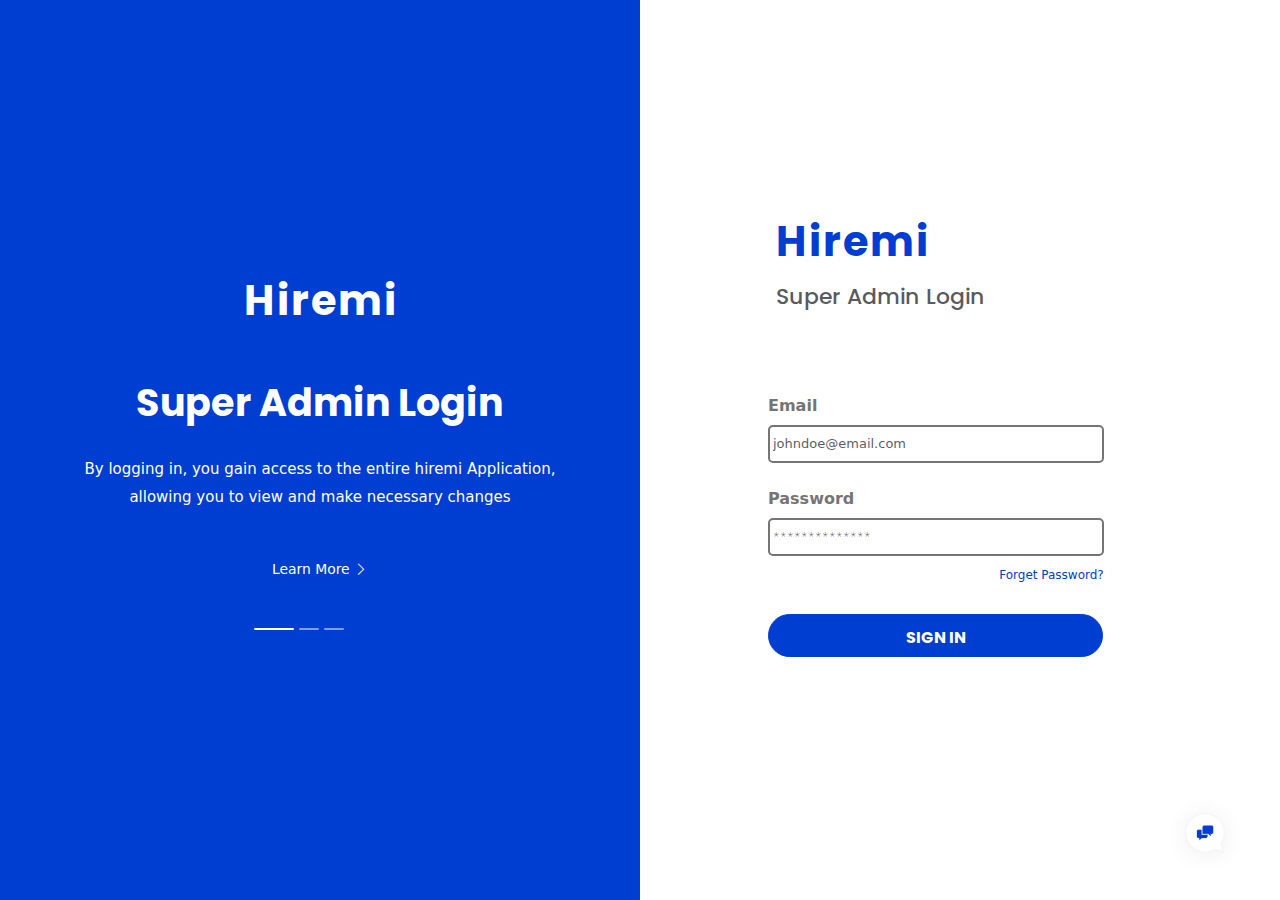
<file: LoginPage/index.html>
<!DOCTYPE html>
<html lang="en">
  <head>
    <meta charset="UTF-8" />
    <meta name="viewport" content="width=device-width, initial-scale=1.0" />
    <title>Hiremi - Super Admin Login</title>

    <link
      href="https://cdn.jsdelivr.net/npm/bootstrap@5.3.0/dist/css/bootstrap.min.css"
      rel="stylesheet"
    />
    <link href="style.css" rel="stylesheet" />
    <link
      href="https://fonts.googleapis.com/css2?family=Poppins:wght@700&display=swap"
      rel="stylesheet"
    />
    <link
      href="https://fonts.googleapis.com/css2?family=Zen+Kaku+Gothic+Antique&display=swap"
      rel="stylesheet"
    />
    <link
      rel="stylesheet"
      href="https://cdn.jsdelivr.net/npm/bootstrap-icons@1.11.0/font/bootstrap-icons.css"
    />
  </head>
  <body>
    <div class="container-fluid">
      <div class="row vh-100">
        <div
          class="col-lg-6 d-flex flex-column justify-content-center left-panel"
        >
          <h1 class="display-5 fw-bold mb-5 custom-heading">Hiremi</h1>
          <h2 class="h1 fw-bold mb-3 super-admin-heading">Super Admin Login</h2>
          <p class="lead mb-5 hiremi-description">
            By logging in, you gain access to the entire hiremi Application,<br />allowing
            you to view and make necessary changes
          </p>
          <a
            href="#"
            class="learn-more-link text-decoration-none fw-normal custom-learn-more mb-5"
          >
            Learn More <i class="bi bi-chevron-right"></i>
          </a>
          <div class="dots-indicator">
            <div class="dot"></div>
            <div class="dot inactive"></div>
            <div class="dot inactive"></div>
          </div>
        </div>

        <div
          class="col-lg-6 d-flex align-items-center justify-content-center p-4 p-lg-5 position-relative"
        >
          <div class="w-100" style="max-width: 28rem">
            <div class="mb-4">
              <h1 class="h2 fw-bold mb-2 right-hiremi">Hiremi</h1>
              <h2 class="h4 text-muted right-super-admin">Super Admin Login</h2>
            </div>
            <div class="container mt-5 form-container">
              <form id="loginForm">
                <div class="mb-4">
                  <label for="email" class="form-label">Email</label>
                  <input
                    type="email"
                    class="form-control"
                    id="email"
                    placeholder="johndoe@email.com"
                    required
                  />
                </div>
                <div class="mb-4">
                  <label for="password" class="form-label">Password</label>
                  <div class="password-field">
                    <input
                      type="password"
                      class="form-control"
                      id="password"
                      placeholder="**************"
                      required
                    />
                  </div>
                  <div
                    class="d-flex justify-content-between align-items-center mt-1"
                    style="position: relative; height: 30px"
                  >
                    <small
                      id="formMessage"
                      class="error-text"
                      style="display: none"
                      >Invalid Email or Password</small
                    >
                    <a
                      href="#"
                      class="forgot-password"
                      style="position: absolute; left: 230px"
                      >Forget Password?</a
                    >
                  </div>
                </div>
                <button
                  type="submit"
                  class="btn btn-primary rounded-pill submit-btn"
                >
                  SIGN IN
                </button>
              </form>
            </div>
          </div>
          <img src="icon.png" class="icon" alt="Icon" />
        </div>
      </div>
    </div>

    <script src="https://cdn.jsdelivr.net/npm/bootstrap@5.3.0/dist/js/bootstrap.bundle.min.js"></script>

    <script>
      document
        .getElementById("loginForm")
        .addEventListener("submit", function (event) {
          event.preventDefault();
          validateForm();
        });

      function validateForm() {
        const email = document.getElementById("email").value.trim();
        const password = document.getElementById("password").value.trim();
        const emailField = document.getElementById("email");
        const passwordField = document.getElementById("password");
        const formMessage = document.getElementById("formMessage");

        let isValid = true;

        emailField.classList.remove("input-error");
        passwordField.classList.remove("input-error");
        emailField.style.borderColor = "";
        passwordField.style.borderColor = "";
        formMessage.textContent = "";
        formMessage.style.display = "none";

        const emailPattern = /^[^\s@]+@[^\s@]+\.[^\s@]+$/;
        if (!emailPattern.test(email)) {
          emailField.classList.add("input-error");
          emailField.style.borderColor = "red";
          passwordField.style.borderColor = "red";
          isValid = false;
        }

        if (password.length < 6) {
          passwordField.classList.add("input-error");
          passwordField.style.borderColor = "red";
          emailField.style.borderColor = "red";
          isValid = false;
        }

        if (!isValid) {
          formMessage.textContent = "Invalid Email or Password";
          formMessage.style.display = "block";
          emailField.value = "";
          passwordField.value = "";
        } else {
          formMessage.textContent = "";
          formMessage.style.display = "none";

          window.location.href = "\OTP page\OTP.html";
        }
      }

      document.getElementById("email").addEventListener("input", function () {
        const emailField = document.getElementById("email");
        const formMessage = document.getElementById("formMessage");
        emailField.classList.remove("input-error");
        emailField.style.borderColor = "";
        formMessage.style.display = "none";
      });

      document
        .getElementById("password")
        .addEventListener("input", function () {
          const passwordField = document.getElementById("password");
          const formMessage = document.getElementById("formMessage");
          passwordField.classList.remove("input-error");
          passwordField.style.borderColor = "";
          formMessage.style.display = "none";
        });
    </script>
  </body>
</html>
</file>
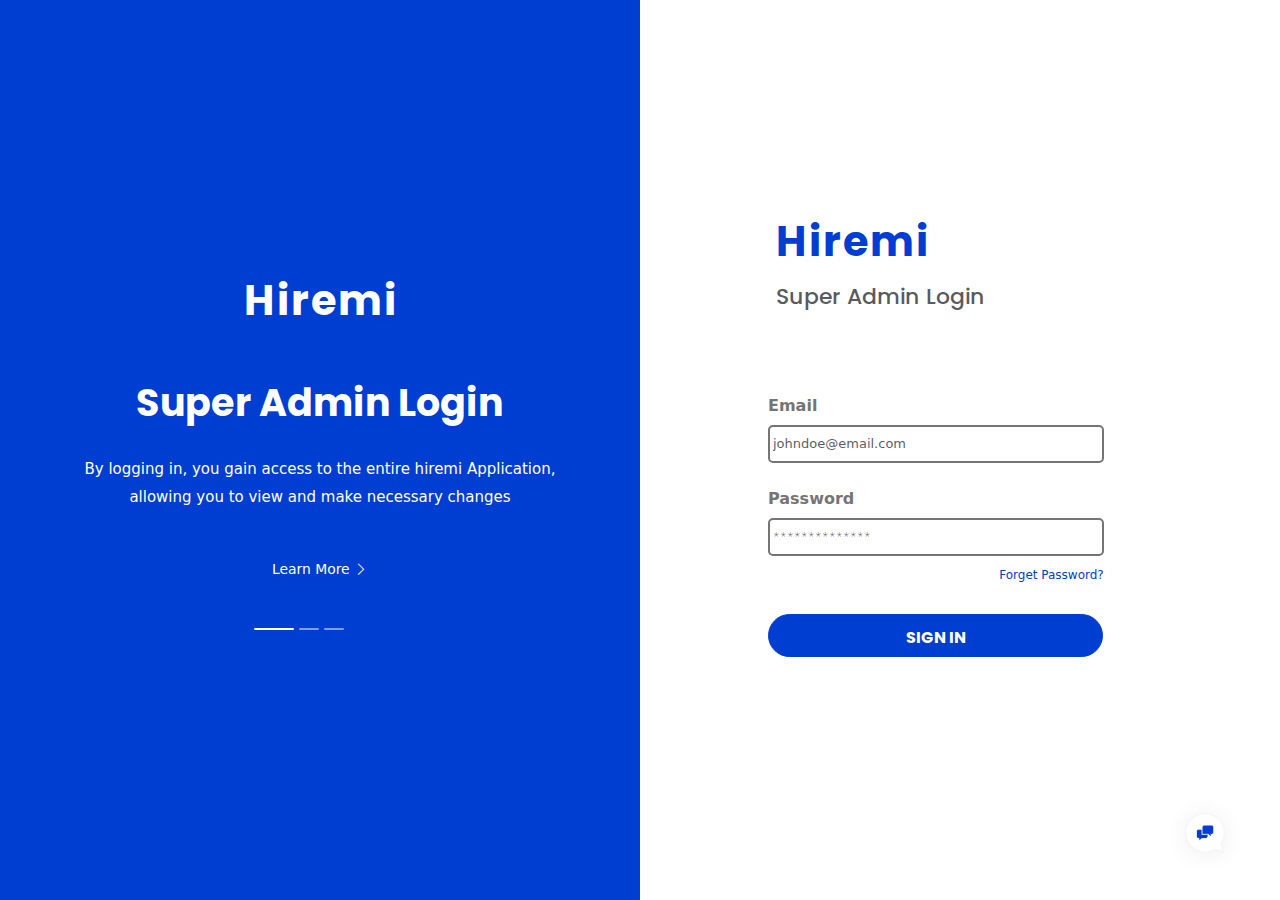
<file: LoginPage/Login.html>
<!DOCTYPE html>
<html lang="en">
  <head>
    <meta charset="UTF-8" />
    <meta name="viewport" content="width=device-width, initial-scale=1.0" />
    <title>Hiremi - Super Admin Login</title>

    <link
      href="https://cdn.jsdelivr.net/npm/bootstrap@5.3.0/dist/css/bootstrap.min.css"
      rel="stylesheet"
    />
    <link href="style.css" rel="stylesheet" />
    <link
      href="https://fonts.googleapis.com/css2?family=Poppins:wght@700&display=swap"
      rel="stylesheet"
    />
    <link
      href="https://fonts.googleapis.com/css2?family=Zen+Kaku+Gothic+Antique&display=swap"
      rel="stylesheet"
    />
    <link
      rel="stylesheet"
      href="https://cdn.jsdelivr.net/npm/bootstrap-icons@1.11.0/font/bootstrap-icons.css"
    />
  </head>
  <body>
    <div class="container-fluid">
      <div class="row vh-100">
        <div
          class="col-lg-6 d-flex flex-column justify-content-center left-panel"
        >
          <h1 class="display-5 fw-bold mb-5 custom-heading">Hiremi</h1>
          <h2 class="h1 fw-bold mb-3 super-admin-heading">Super Admin Login</h2>
          <p class="lead mb-5 hiremi-description">
            By logging in, you gain access to the entire hiremi Application,<br />allowing
            you to view and make necessary changes
          </p>
          <a
            href="#"
            class="learn-more-link text-decoration-none fw-normal custom-learn-more mb-5"
          >
            Learn More <i class="bi bi-chevron-right"></i>
          </a>
          <div class="dots-indicator">
            <div class="dot"></div>
            <div class="dot inactive"></div>
            <div class="dot inactive"></div>
          </div>
        </div>

        <div
          class="col-lg-6 d-flex align-items-center justify-content-center p-4 p-lg-5 position-relative"
        >
          <div class="w-100" style="max-width: 28rem">
            <div class="mb-4">
              <h1 class="h2 fw-bold mb-2 right-hiremi">Hiremi</h1>
              <h2 class="h4 text-muted right-super-admin">Super Admin Login</h2>
            </div>
            <div class="container mt-5 form-container">
              <form id="loginForm">
                <div class="mb-4">
                  <label for="email" class="form-label">Email</label>
                  <input
                    type="email"
                    class="form-control"
                    id="email"
                    placeholder="johndoe@email.com"
                    required
                  />
                </div>
                <div class="mb-4">
                  <label for="password" class="form-label">Password</label>
                  <div class="password-field">
                    <input
                      type="password"
                      class="form-control"
                      id="password"
                      placeholder="**************"
                      required
                    />
                  </div>
                  <div
                    class="d-flex justify-content-between align-items-center mt-1"
                    style="position: relative; height: 30px"
                  >
                    <small
                      id="formMessage"
                      class="error-text"
                      style="display: none"
                      >Invalid Email or Password</small
                    >
                    <a
                      href="#"
                      class="forgot-password"
                      style="position: absolute; left: 230px"
                      >Forget Password?</a
                    >
                  </div>
                </div>
                <button
                  type="submit"
                  class="btn btn-primary rounded-pill submit-btn"
                >
                  SIGN IN
                </button>
              </form>
            </div>
          </div>
          <img src="icon.png" class="icon" alt="Icon" />
        </div>
      </div>
    </div>

    <script src="https://cdn.jsdelivr.net/npm/bootstrap@5.3.0/dist/js/bootstrap.bundle.min.js"></script>

    <script>
      document
        .getElementById("loginForm")
        .addEventListener("submit", function (event) {
          event.preventDefault();
          validateForm();
        });

      function validateForm() {
        const email = document.getElementById("email").value.trim();
        const password = document.getElementById("password").value.trim();
        const emailField = document.getElementById("email");
        const passwordField = document.getElementById("password");
        const formMessage = document.getElementById("formMessage");

        let isValid = true;

        emailField.classList.remove("input-error");
        passwordField.classList.remove("input-error");
        emailField.style.borderColor = "";
        passwordField.style.borderColor = "";
        formMessage.textContent = "";
        formMessage.style.display = "none";

        const emailPattern = /^[^\s@]+@[^\s@]+\.[^\s@]+$/;
        if (!emailPattern.test(email)) {
          emailField.classList.add("input-error");
          emailField.style.borderColor = "red";
          passwordField.style.borderColor = "red";
          isValid = false;
        }

        if (password.length < 6) {
          passwordField.classList.add("input-error");
          passwordField.style.borderColor = "red";
          emailField.style.borderColor = "red";
          isValid = false;
        }

        if (!isValid) {
          formMessage.textContent = "Invalid Email or Password";
          formMessage.style.display = "block";
          emailField.value = "";
          passwordField.value = "";
        } else {
          formMessage.textContent = "";
          formMessage.style.display = "none";

          window.location.href = "OTP.html";
        }
      }

      document.getElementById("email").addEventListener("input", function () {
        const emailField = document.getElementById("email");
        const formMessage = document.getElementById("formMessage");
        emailField.classList.remove("input-error");
        emailField.style.borderColor = "";
        formMessage.style.display = "none";
      });

      document
        .getElementById("password")
        .addEventListener("input", function () {
          const passwordField = document.getElementById("password");
          const formMessage = document.getElementById("formMessage");
          passwordField.classList.remove("input-error");
          passwordField.style.borderColor = "";
          formMessage.style.display = "none";
        });
    </script>
  </body>
</html>
</file>
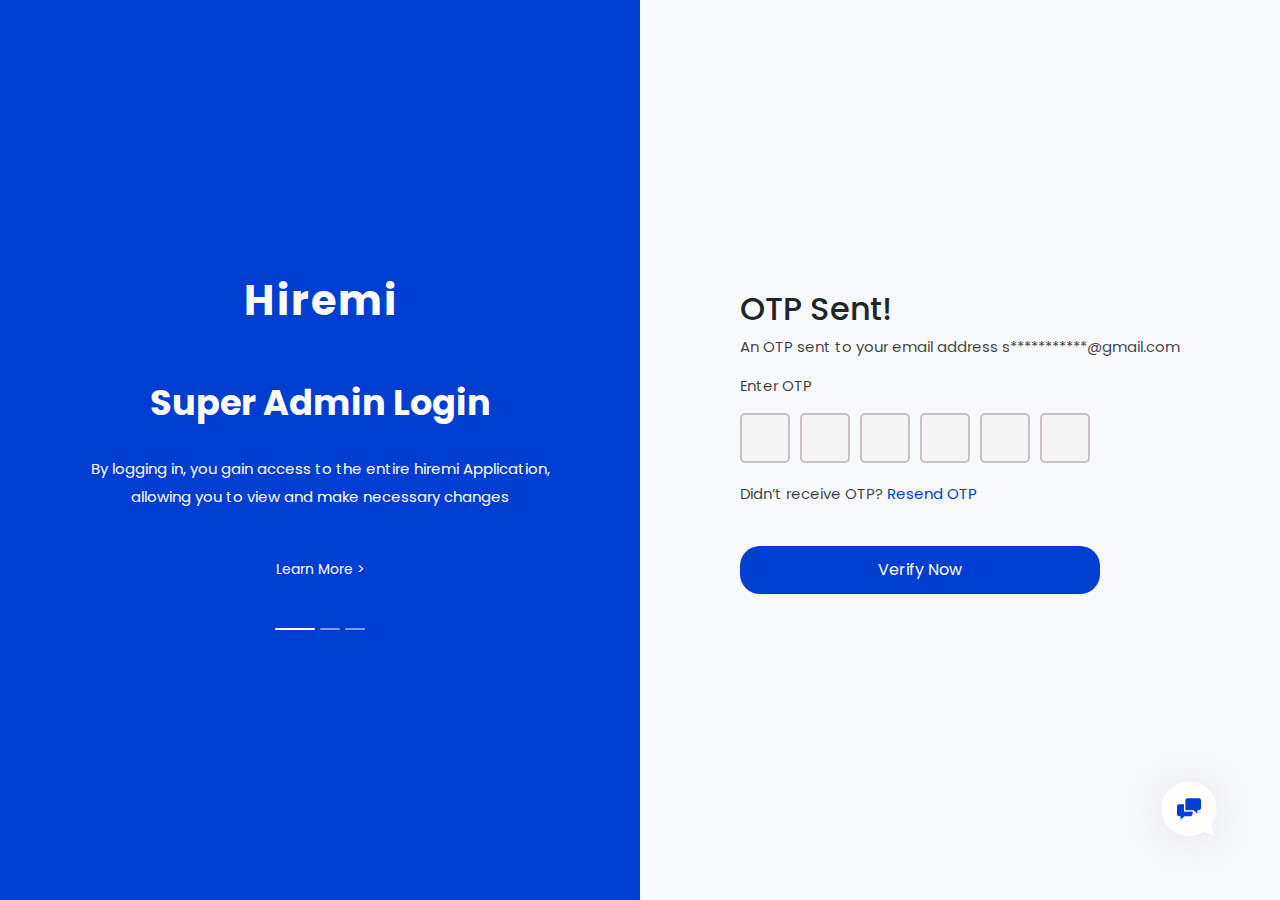
<file: OTP page/OTP.html>
<!DOCTYPE html>
<html lang="en">
  <head>
    <meta charset="UTF-8" />
    <meta name="viewport" content="width=device-width, initial-scale=1.0" />
    <title>OTP verification</title>
    <link
      href="https://cdn.jsdelivr.net/npm/bootstrap@5.3.3/dist/css/bootstrap.min.css"
      rel="stylesheet"
      integrity="sha384-QWTKZyjpPEjISv5WaRU9OFeRpok6YctnYmDr5pNlyT2bRjXh0JMhjY6hW+ALEwIH"
      crossorigin="anonymous"
    />
    <link rel="stylesheet" href="OTPstyle.css" />
  </head>
  <body>
    <div class="container-fluid">
      <div class="row vh-100">
         <div
          class="col-lg-6 d-flex flex-column justify-content-center left-panel"
        >
          <h1 class="display-5 fw-bold mb-5 custom-heading">Hiremi</h1>
          <h2 class="h1 fw-bold mb-3 super-admin-heading">Super Admin Login</h2>
          <p class="lead mb-5 hiremi-description">
            By logging in, you gain access to the entire hiremi Application,<br />allowing
            you to view and make necessary changes
          </p>
          <a
            href="#"
            class="learn-more-link text-decoration-none fw-normal custom-learn-more mb-5"
          >
            Learn More > <i class="bi bi-chevron-right"></i>
          </a>
          <div class="dots-indicator">
            <div class="dot"></div>
            <div class="dot inactive"></div>
            <div class="dot inactive"></div>
          </div>
        </div>
        
        <div class="col-md-6 d-flex align-items-center justify-content-center p-4 p-lg-5 position-relative">
          <div>
            <h2>OTP Sent!</h2>
            <p>An OTP sent to your email address s***********@gmail.com</p>
            <p id="p2">Enter OTP</p>
            <div class="otp-input">
              <input
                type="text"
                maxlength="1"
                class="otp-box"
                onkeyup="moveNext(event, 0)"
              />
              <input
                type="text"
                maxlength="1"
                class="otp-box"
                onkeyup="moveNext(event, 1)"
              />
              <input
                type="text"
                maxlength="1"
                class="otp-box"
                onkeyup="moveNext(event, 2)"
              />
              <input
                type="text"
                maxlength="1"
                class="otp-box"
                onkeyup="moveNext(event, 3)"
              />
              <input
                type="text"
                maxlength="1"
                class="otp-box"
                onkeyup="moveNext(event, 4)"
              />
              <input
                type="text"
                maxlength="1"
                class="otp-box"
                onkeyup="moveNext(event, 5)"
              />
            </div>
            <p>
              Didn’t receive OTP?
              <a href="#" onclick="resendOTP()">Resend OTP</a>
            </p>
            <button onclick="verifyOTP()">Verify Now</button>
        </div>
          <span class="chatbox">
            <img src="./assets/CHAT.png" alt="Chat icon" /></div></span>
        </div>
      </div>
    </div>
    <script src="script.js"></script>
    <script
      src="https://cdn.jsdelivr.net/npm/bootstrap@5.3.3/dist/js/bootstrap.bundle.min.js"
      integrity="sha384-YvpcrYf0tY3lHB60NNkmXc5s9fDVZLESaAA55NDzOxhy9GkcIdslK1eN7N6jIeHz"
      crossorigin="anonymous"
    ></script>
  </body>
</html>
</file>
<file: LoginPage/style.css>
:root {
  --primary-blue: #003dd1;
}

body {
  min-height: 100vh;
  display: flex;
  align-items: stretch;
  margin: 0;
}

.left-panel {
  background-color: #003dd1;
  color: white;
  min-height: 100vh;
  display: flex;
  flex-direction: column;
  justify-content: center;
  align-items: center;
  text-align: center;
  padding: 40px;
}
.dots-indicator {
  display: flex;
  gap: 5px;
  justify-content: left;
  align-items: center;
  width: 132.74px;
  height: 1.99px;
  top: 262.49px;
  left: 158.09px;
  opacity: 1;
}

.dot {
  width: 40px;
  height: 1.99px;
  background-color: white;
  border-radius: 1px;
}

.dot.inactive {
  width: 20px;
  background-color: rgba(255, 255, 255, 0.5);
}

a.text-white:hover {
  text-decoration: underline;
}

.custom-heading {
  width: 153px;
  height: 62px;
  left: 168px;
  font-family: "Poppins", sans-serif;
  font-size: 41.46px;
  font-weight: 700;
  line-height: 62.19px;
  letter-spacing: 0.05em;
  text-align: left;
  text-underline-position: from-font;
  text-decoration-skip-ink: none;
}

.super-admin-heading {
  width: 448.43px;
  height: 59.66px;
  font-family: "Poppins", sans-serif;
  font-size: 38px;
  font-weight: 700;
  line-height: 46.6px;
  text-align: center;
  text-underline-position: from-font;
  text-decoration-skip-ink: none;
  margin: 0 auto;
}

.hiremi-description {
  /* width: 523px; */
  height: 56px;
  font-weight: 400;
  font-size: 15px;
  line-height: 28px;
  text-align: center;
  text-underline-position: from-font;
}

.custom-learn-more {
  align-items: center;
  justify-content: center;
  font-size: 13.92px;
  line-height: 20.88px;
  text-decoration: none;
  color: inherit;
  gap: 5px;
  height: 21px;
  font-weight: 100;
}

.right-hiremi {
  color: #003dd1;
  width: 207.62px;
  height: 62px;
  font-family: "Poppins", sans-serif;
  font-size: 41.46px;
  font-weight: 700;
  line-height: 62.19px;
  letter-spacing: 0.05em;
  margin-left: 40px;
}

.right-super-admin {
  height: 33px;
  font-family: "Poppins", sans-serif;
  font-size: 21.95px;
  font-weight: 500;
  line-height: 32.93px;
  margin-left: 40px;
  color: #000000bf;
}

.form-container {
  margin: 0 auto;
  margin-left: 0;
  background-color: #fff;
  padding: 2rem;
  border-radius: 8px;
  max-width: 400px;
  width: 100%;
}

.form-control {
  border: none;
  border-bottom: 1px solid #dee2e6;
  border-radius: 0;
  padding: 3px;
  color: #424242;
  font-size: 13px;
  font-weight: 300;
  line-height: 28.16px;
  text-align: left;
  text-underline-position: from-font;
  text-decoration-skip-ink: none;
  border: 2px solid #757575;
  border-radius: 5px;
}

#password.form-control {
  font-family: "Zen Kaku Gothic Antique";
}

.form-control:focus {
  box-shadow: none;
  border-color: #003dd1;
}

.form-label {
  color: #757575;
  width: 68.69px;
  height: 22.53px;
  gap: 0px;
  opacity: 0px;
  font-weight: bold;
}

.password-field {
  position: relative;
}

.password-toggle {
  position: absolute;
  right: 0;
  top: 50%;
  transform: translateY(-50%);
  background: none;
  border: none;
  color: #212121cc;

  cursor: pointer;
  padding: 0;
}

.password-toggle:hover {
  color: #212121cc;
}

.btn-primary {
  background-color: #003dd1;
  border-color: #003dd1;
  padding: 12px;
  font-weight: 600;
}

.btn-primary:hover {
  background-color: #003dd1;
  border-color: #003dd1;
}

.error-text {
  color: #dc3545;
  font-size: 12px;
  margin-top: 0.5rem;

  top: 321px;
}

.forgot-password {
  color: #003dd1;
  text-decoration: none;
  font-size: 12px;
  line-height: 18px;
  text-align: center;
  width: 107px;
  left: 273px;
  float: right;
}

.forgot-password:hover {
  text-decoration: underline;
  color: #003dd1;
}

.eye {
  color: #bebebe;
  width: 16px;
  height: 16px;
  top: 124.12px;
  left: 364px;
}

.submit-btn {
  width: 335px;
  height: 43px;
  opacity: 1;
  gap: 10px;
  font-family: "Poppins", sans-serif;
  font-size: 16px;
  font-weight: 700;
  line-height: 22.53px;
  text-align: center;
  text-underline-position: from-font;
  text-decoration-skip-ink: none;
}
.invalid-feedback {
  color: #ff0000 !important;
  font-size: 14px;
  margin-top: -8px;
  margin-bottom: 16px;
  display: block !important;
}

.form-control.is-invalid {
  border-color: #ff0000 !important;
  background-image: none !important;
}

.submit-btn:hover {
  background-color: #003dd1;
  border-color: #0036db;
}

.input-error {
  border-color: red !important;
}

.input-valid {
  border-color: red !important;
}

.error-text {
  color: red;
  font-size: 12px;
  display: none;
}

@media screen and (max-width: 576px) {
  .left-panel {
    padding: 20px;
  }

  .dots-indicator {
    width: 80px;
  }

  .dot {
    width: 30px;
  }

  .custom-heading {
    font-size: 24px;
  }

  .super-admin-heading {
    font-size: 24px;
  }

  .hiremi-description {
    font-size: 13px;
    line-height: 20px;
  }

  .form-container {
    max-width: 100%;
    padding: 1rem;
  }

  .form-control {
    font-size: 14px;
  }

  .forgot-password {
    font-size: 11px;
  }

  .submit-btn {
    width: 100%;
  }
}

.right-panel {
  position: relative;
}

.icon {
  cursor: pointer;
  position: absolute;
  bottom: 2vh;
  right: 2vw;
  width: 8vw;
  max-width: 100px;
  min-width: 50px;
  height: auto;
  z-index: 1000;
  transition: all 0.3s ease-in-out;
}

@media (max-width: 480px) {
  .icon {
    right: 4vw;
    bottom: 4vh;
    width: 12vw;
  }
}
</file>
<file: OTP page/OTPstyle.css>
@import url('https://fonts.googleapis.com/css2?family=Poppins:ital,wght@0,100;0,200;0,300;0,400;0,500;0,600;0,700;0,800;0,900;1,100;1,200;1,300;1,400;1,500;1,600;1,700;1,800;1,900&display=swap');

body{
    margin: 0;
    font-family: 'Poppins', sans-serif;
    display: flex;
    justify-content: center;
    align-items: center;
    min-height: 100vh;
    max-width: 100vw;
    background-color: #f8f9fa;
}

.left-panel {
  background-color: #003dd1;
  color: white;
  min-height: 100vh;
  display: flex;
  flex-direction: column;
  justify-content: center;
  align-items: center;
  text-align: center;
  padding: 40px;
}

.dots-indicator {
  display: flex;
  gap: 5px;
  justify-content: center;
  align-items: center;
  width: 132.74px;
  height: 1.99px;
  top: 262.49px;
  left: 158.09px;
  opacity: 1;
}

.dot {
  width: 40px;
  height: 1.99px;
  background-color: white;
  border-radius: 1px;
}

.dot.inactive {
  width: 20px;
  background-color: rgba(255, 255, 255, 0.5);
}

a.text-white:hover {
  text-decoration: underline;
}

.custom-heading {
  width: 153px;
  height: 62px;
  left: 168px;
  font-family: "Poppins", sans-serif;
  font-size: 41.46px;
  font-weight: 700;
  line-height: 62.19px;
  letter-spacing: 0.05em;
  text-align: left;
  text-underline-position: from-font;
  text-decoration-skip-ink: none;
}

.super-admin-heading {
  width: 100%;
  max-width: 448px;
  height: 59.66px;
  font-family: "Poppins", sans-serif;
  font-size: 2.2em;
  font-weight: 700;
  line-height: 46.6px;
  text-align: center;
  text-underline-position: from-font;
  text-decoration-skip-ink: none;
  margin: 0 auto;
}

.hiremi-description {
  /* width: 523px; */
  height: 56px;
  font-weight: 400;
  font-size: 15px;
  line-height: 28px;
  text-align: center;
  text-underline-position: from-font;
  color: white;
}

.custom-learn-more {
  align-items: center;
  justify-content: center;
  font-size: 13.92px;
  line-height: 20.88px;
  text-decoration: none;
  color: inherit;
  gap: 5px;
  height: 21px;
  font-weight: 100;
}
.right h2{
  align-self: flex-start;
  font-family: 'Poppins';
    font-style: normal;
    width: 207.62px;
      height: 62px;
    font-weight: 700;
    font-size: 42px;
    line-height: 62px;
    letter-spacing: 0.05em;
    
}
.otp-input {
  display: flex;
  justify-content: left;
  gap: 10px;
  margin: 10px 0 20px 0;
  flex-wrap: wrap;
}

.otp-box {
  width: 14%;
  max-width: 50px;
  height: 50px;
  text-align: center;
  font-size: 1.5rem;
  background: #F5F5F5;
  border-radius: 5px;
  border: none;
  outline: none;
  box-shadow: 5px rgb(126, 124, 124);
  border: 2px solid rgb(199, 193, 193);
}

button {
 display: flex;
  align-items: center;
  justify-content: center;
  background: #003DD1;
  color: white;
  border: none;
  padding: 12px 20px;
  margin-top: 40px;
  font-size: 1rem;
  cursor: pointer;
  border-radius: 20px;
  width: 30vw;
  max-width: 360px;
  transition: background 0.3s ease;
}

button:hover {
  background: #002BB8;
}

p {
  font-size: 15px;
  color: rgba(0, 0, 0, 0.75);
}

a {
  color: #003DD1;
  text-decoration: none;
}

.chatbox{
  position: fixed;
  bottom: 20px;
  right: 20px;
  z-index: 1000;
  cursor: pointer;
}

.chatbox img:hover{
  transform: scale(1.1);
}

/* Responsive Design */
@media (max-width: 768px) {
  .left-panel {
    min-height: auto;
    padding: 20px;
  }

  .super-admin-heading {
    font-size: 1.5rem;
  }

  .hiremi-description {
    font-size: 0.9rem;
  }
}
@media (max-width: 600px) {
  .chatbox {
    width: 40px;
    height: 40px;
  }

  .chatbox img {
    width: 100%;
    height: 100%;
  }
}
@media (max-width: 600px) {
  .chatbox {
    width: 40px;
    height: 40px;
    bottom: 10px;
    right: 10px;
  }
}
@media (max-width: 768px) {
  button {
    max-width: 250px;
    font-size: 0.95rem;
    justify-self: center;
  }
}
@media (max-width: 768px) {
  .container-fluid {
    width: 100%;
    height: 100%;
  }

  .row {
    flex-direction: row;
    align-items: center;
  }

  .col-md-6 {
    width: 100%;
    padding: 20px;
    text-align: center;
  }

  .otp-input {
    justify-content: center;
  }

  button {
    width: 100%;
    max-width: 250px;
  }
}
@media (max-width: 768px) {
  .super-admin-heading {
    font-size: 1.8rem;
    max-width: 90%;
  }
}

/* Adjust for small mobile screens */
@media (max-width: 480px) {
  .super-admin-heading {
    font-size: 1.5rem;
    max-width: 100%;
    padding: 5px;
  }
}
</file>
